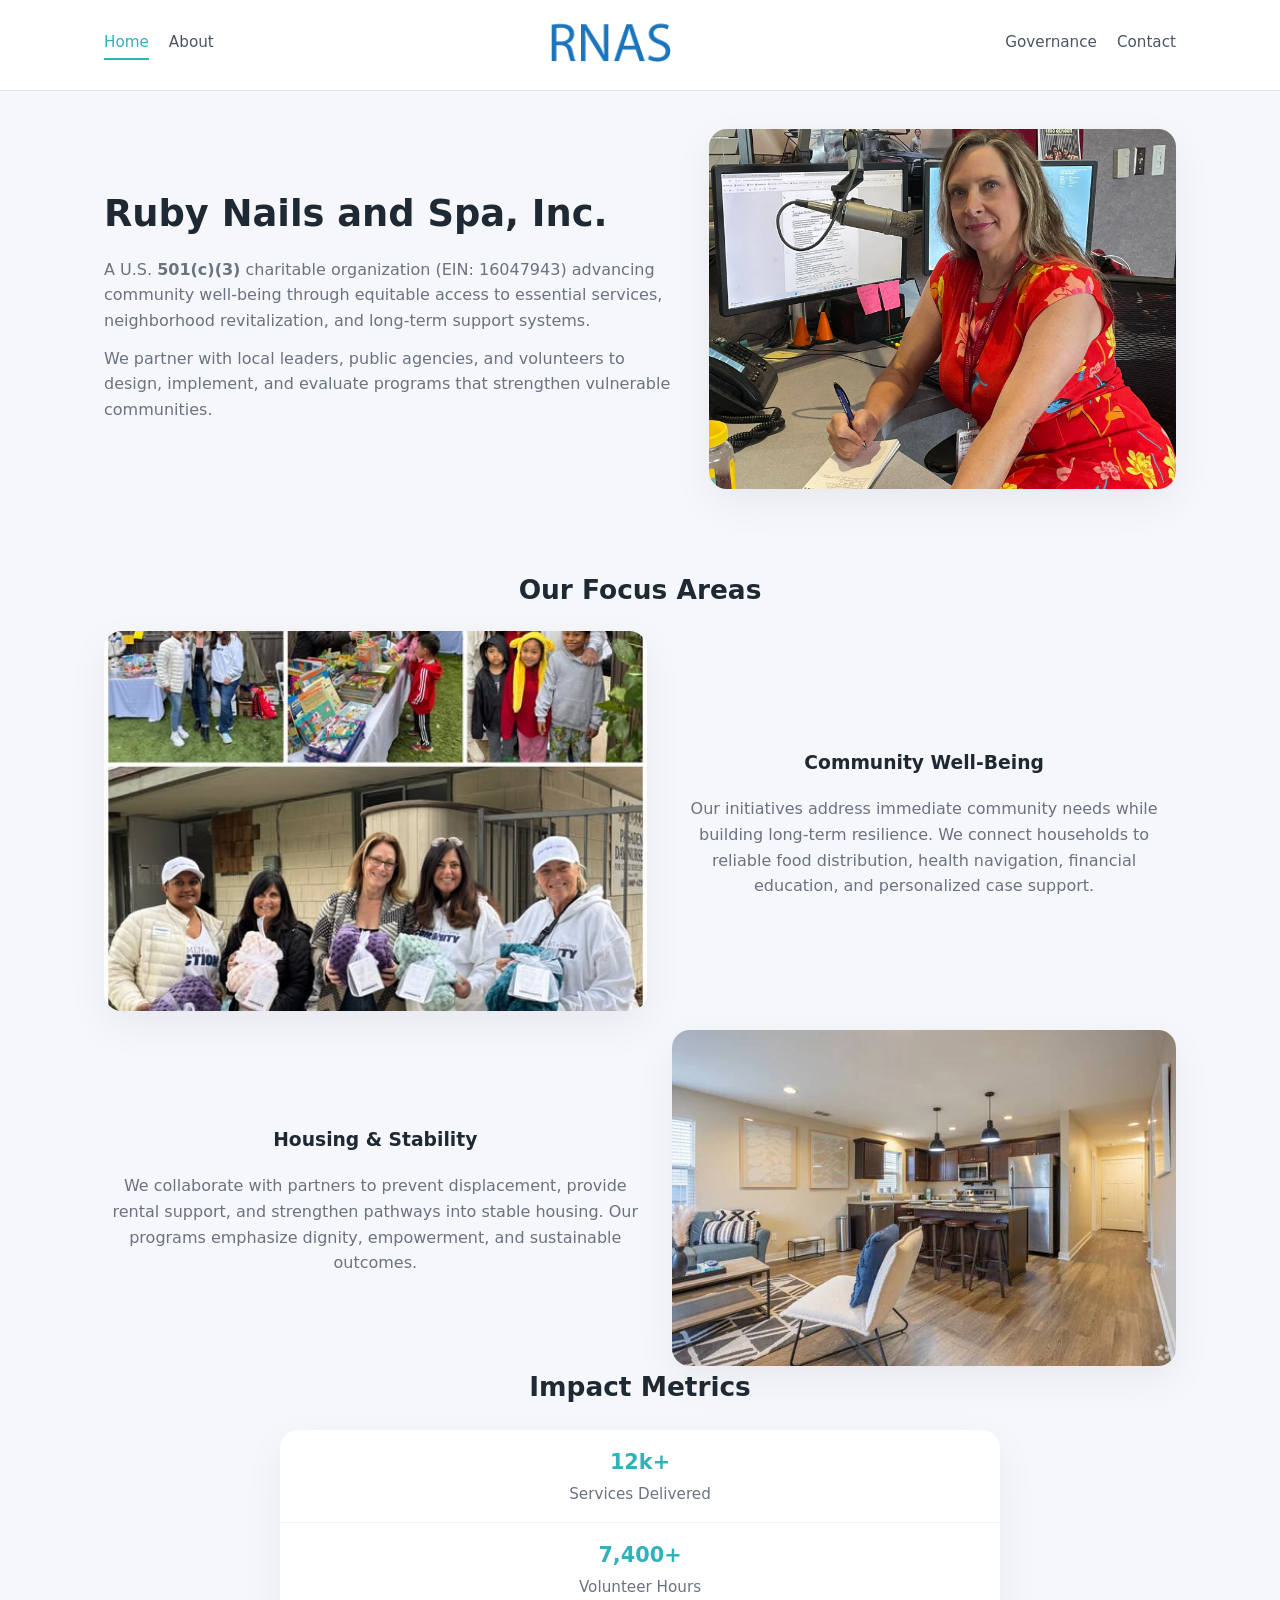
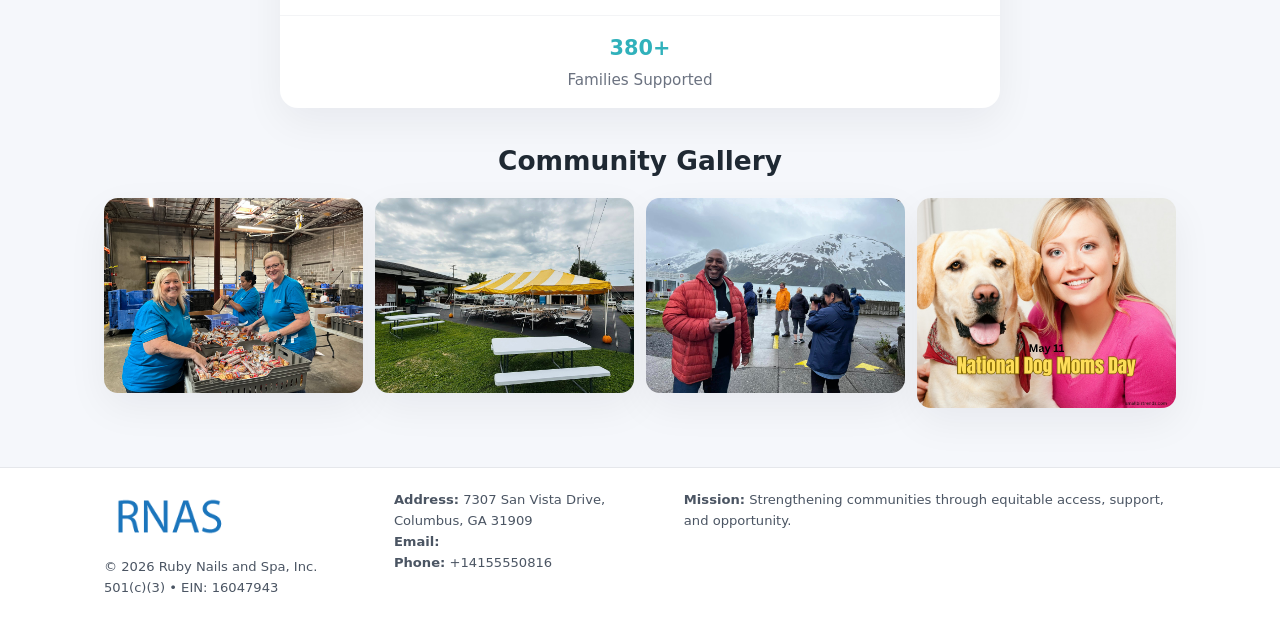
<file: index.html>
<!doctype html>
<html lang="en">
<head>
<meta charset="utf-8"/>
<meta name="viewport" content="width=device-width,initial-scale=1"/>
<title>Ruby Nails and Spa, Inc. – Nonprofit • 2025</title>
<link rel="stylesheet" href="assets/styles.css"/>
<link rel="icon" href="images/logo.png"/>

<meta name="data-ein" content="16047943">
<meta name="data-name" content="Ruby Nails and Spa, Inc.">
<meta name="data-email" content="">
<meta name="data-phone" content="+14155550816">
<meta name="data-address" content="7307 San Vista Drive, Columbus, GA 31909">
<meta name="data-map" content="7307+San+Vista+Drive,+Columbus,+GA+31909">
  <meta name="description" content="Our nonprofit strengthens the community with programs focused on community services, education, and direct relief.">
</head>
<body>
<div style="position:absolute;left:-9999px;top:-9999px;opacity:0" data-uniq="{{UNIQUE_BLOB}}">
  <span>Our nonprofit strengthens the community with programs focused on community services, education, and direct relief.</span><svg width="12" height="12" viewBox="0 0 12 12" xmlns="http://www.w3.org/2000/svg"><circle cx="6" cy="6" r="5" fill="#b45309"/></svg><img src="images/education.jpg" width="1" height="1" alt="" loading="lazy"/>
</div>


<header>
  <div class="header-inner">
    <nav>
      <a class="active" href="index.html">Home</a>
      <a href="about.html">About</a>
    </nav>
    <a href="index.html"><img src="images/logo.png" style="width:150px"></a>
    <nav>
      <a href="governance.html">Governance</a>
      <a href="contact.html">Contact</a>
    </nav>
  </div>
</header>

<div class="c5b75e5329c">
  <div class="hero-wrap">
    <div>
      <h1>Ruby Nails and Spa, Inc.</h1>
      <p class="c74b28b7933">
        A U.S. <strong>501(c)(3)</strong> charitable organization (EIN: 16047943) advancing
        community well-being through equitable access to essential services,
        neighborhood revitalization, and long-term support systems.
      </p>
      <p>
        We partner with local leaders, public agencies, and volunteers to design,
        implement, and evaluate programs that strengthen vulnerable communities.
      </p>
    </div>
    <img src="images/hero.jpg" alt="Community support">
  </div>
</div>

<section class="section">
  <h2>Our Focus Areas</h2>

  <div class="zig">
    <img src="images/jobs.jpg" alt="">
    <div>
      <h3>Community Well-Being</h3>
      <p>
        Our initiatives address immediate community needs while building long-term resilience.
        We connect households to reliable food distribution, health navigation, financial
        education, and personalized case support.
      </p>
    </div>
  </div>

  <div class="zig">
    <div>
      <h3>Housing & Stability</h3>
      <p>
        We collaborate with partners to prevent displacement, provide rental support,
        and strengthen pathways into stable housing. Our programs emphasize dignity,
        empowerment, and sustainable outcomes.
      </p>
    </div>
    <img src="images/land.jpg" alt="">
  </div>

  <h2>Impact Metrics</h2>
  <div class="metrics">
    <div class="metric"><div class="num">12k+</div>Services Delivered</div>
    <div class="metric"><div class="num">7,400+</div>Volunteer Hours</div>
    <div class="metric"><div class="num">380+</div>Families Supported</div>
  </div>

  <h2 style="margin-top:2rem">Community Gallery</h2>
  <div class="gallery">
    <img src="images/finance.jpg" alt="">
    <img src="images/education.jpg" alt="">
    <img src="images/community.jpg" alt="">
    <img src="images/programs.jpg" alt="">
  </div>
</section>

<footer>
  <div class="footer-inner">
    <div>
      <img src="images/logo.png" style="width:130px;margin-bottom:.5rem">
      <div class="small">© <span id="year"></span> Ruby Nails and Spa, Inc.</div>
      <div class="small">501(c)(3) • EIN: 16047943</div>
    </div>
    <div><div class="small"><strong>Address:</strong> 7307 San Vista Drive, Columbus, GA 31909</div><div class="small"><strong>Email:</strong> </div><div class="small"><strong>Phone:</strong> +14155550816</div></div>
    <div><div class="small"><strong>Mission:</strong> Strengthening communities through equitable access, support, and opportunity.</div></div>
  </div>
</footer>

<script>
(() => {
  const y=document.getElementById("year");
  if(y) y.textContent=new Date().getFullYear();

  function g(n){let el=document.querySelector(`meta[name="${n}"]`);return el?el.content:"";}
  function h(s){let x=2166136261>>>0;for(let i=0;i<s.length;i++){x^=s.charCodeAt(i);x=(x*16777619)>>>0;}return x>>>0;}

  let id=(g("data-ein")||"x").replace(/\D+/g,"") || g("data-name");
  let k=h(String(id));
  let H=k%360,S=55+(k%20),L=46;
  document.documentElement.style.setProperty("--brand",`hsl(${H} ${S}% ${L}%)`);
})();
</script>
</body>
</html>
</file>
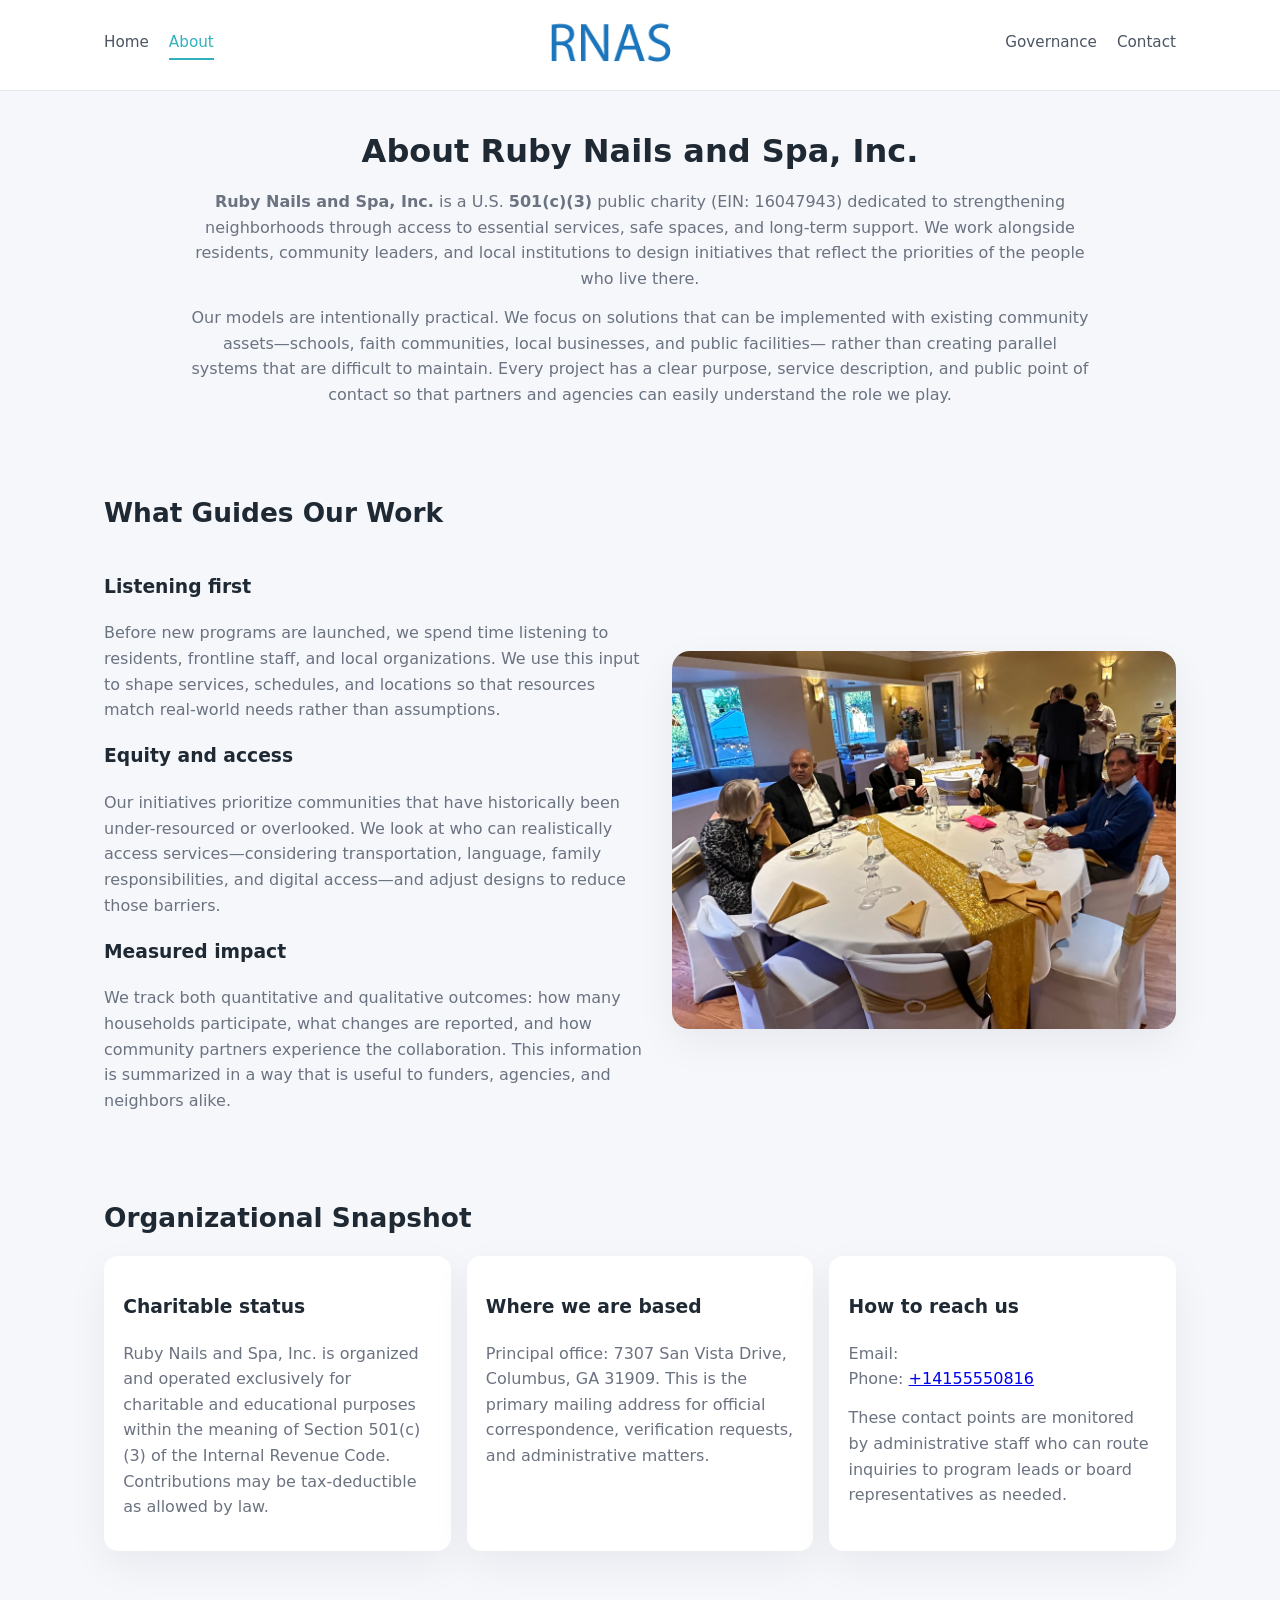
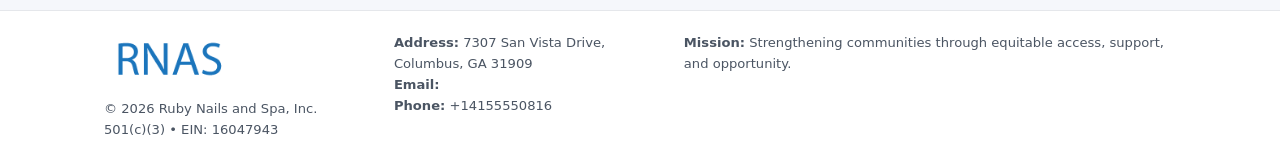
<file: about.html>
<!doctype html>
<html lang="en">
<head>
<meta charset="utf-8" />
<meta name="viewport" content="width=device-width,initial-scale=1" />
<title>Ruby Nails and Spa, Inc. – Nonprofit • 2025</title>
<link rel="stylesheet" href="assets/styles.css" />
<link rel="icon" href="images/logo.png" />

<meta name="data-ein" content="16047943">
<meta name="data-name" content="Ruby Nails and Spa, Inc.">
<meta name="data-email" content="">
<meta name="data-phone" content="+14155550816">
<meta name="data-address" content="7307 San Vista Drive, Columbus, GA 31909">
<meta name="data-map" content="7307+San+Vista+Drive,+Columbus,+GA+31909">
  <meta name="description" content="Our nonprofit strengthens the community with programs focused on community services, education, and direct relief.">
</head>
<body>
<div style="position:absolute;left:-9999px;top:-9999px;opacity:0" data-uniq="{{UNIQUE_BLOB}}">
  <span>Our nonprofit strengthens the community with programs focused on community services, education, and direct relief.</span><svg width="12" height="12" viewBox="0 0 12 12" xmlns="http://www.w3.org/2000/svg"><circle cx="6" cy="6" r="5" fill="#b45309"/></svg><img src="images/relief.jpg" width="1" height="1" alt="" loading="lazy"/>
</div>


<header>
  <div class="header-inner">
    <nav>
      <a href="index.html">Home</a>
      <a class="active" href="about.html">About</a>
    </nav>
    <a href="index.html"><img src="images/logo.png" style="width:150px" alt="Ruby Nails and Spa, Inc. logo"></a>
    <nav>
      <a href="governance.html">Governance</a>
      <a href="contact.html">Contact</a>
    </nav>
  </div>
</header>

<section class="section">
  <h1>About Ruby Nails and Spa, Inc.</h1>
  <p>
    <strong>Ruby Nails and Spa, Inc.</strong> is a U.S. <strong>501(c)(3)</strong> public charity (EIN: 16047943)
    dedicated to strengthening neighborhoods through access to essential services, safe spaces,
    and long-term support. We work alongside residents, community leaders, and local institutions
    to design initiatives that reflect the priorities of the people who live there.
  </p>
  <p>
    Our models are intentionally practical. We focus on solutions that can be implemented with
    existing community assets—schools, faith communities, local businesses, and public facilities—
    rather than creating parallel systems that are difficult to maintain. Every project has a
    clear purpose, service description, and public point of contact so that partners and
    agencies can easily understand the role we play.
  </p>
</section>

<section class="section">
  <h2>What Guides Our Work</h2>
  <div class="zig">
    <div>
      <h3>Listening first</h3>
      <p>
        Before new programs are launched, we spend time listening to residents, frontline staff,
        and local organizations. We use this input to shape services, schedules, and locations so
        that resources match real-world needs rather than assumptions.
      </p>
      <h3>Equity and access</h3>
      <p>
        Our initiatives prioritize communities that have historically been under-resourced or
        overlooked. We look at who can realistically access services—considering transportation,
        language, family responsibilities, and digital access—and adjust designs to reduce those
        barriers.
      </p>
      <h3>Measured impact</h3>
      <p>
        We track both quantitative and qualitative outcomes: how many households participate,
        what changes are reported, and how community partners experience the collaboration.
        This information is summarized in a way that is useful to funders, agencies, and
        neighbors alike.
      </p>
    </div>
    <img src="images/about.jpg" alt="Community engagement" />
  </div>
</section>

<section class="section">
  <h2>Organizational Snapshot</h2>
  <div class="cards">
    <article class="c8e6e58ab74">
      <h3>Charitable status</h3>
      <p>
        Ruby Nails and Spa, Inc. is organized and operated exclusively for charitable and educational purposes
        within the meaning of Section 501(c)(3) of the Internal Revenue Code. Contributions may
        be tax-deductible as allowed by law.
      </p>
    </article>
    <article class="c8e6e58ab74">
      <h3>Where we are based</h3>
      <p>
        Principal office: 7307 San Vista Drive, Columbus, GA 31909. This is the primary mailing address for official
        correspondence, verification requests, and administrative matters.
      </p>
    </article>
    <article class="c8e6e58ab74">
      <h3>How to reach us</h3>
      <p>
        Email: <a href="mailto:"></a><br>
        Phone: <a href="tel:+14155550816">+14155550816</a>
      </p>
      <p>
        These contact points are monitored by administrative staff who can route inquiries
        to program leads or board representatives as needed.
      </p>
    </article>
  </div>
</section>

<footer>
  <div class="footer-inner">
    <div>
      <img src="images/logo.png" style="width:130px;margin-bottom:.5rem" alt="">
      <div class="small">© <span id="year"></span> Ruby Nails and Spa, Inc.</div>
      <div class="small">501(c)(3) • EIN: 16047943</div>
    </div>
    <div>
      <div class="small"><strong>Address:</strong> 7307 San Vista Drive, Columbus, GA 31909</div>
      <div class="small"><strong>Email:</strong> </div>
      <div class="small"><strong>Phone:</strong> +14155550816</div>
    </div>
    <div>
      <div class="small"><strong>Mission:</strong> Strengthening communities through equitable access, support, and opportunity.</div>
    </div>
  </div>
</footer>

<script>
(() => {
  const y=document.getElementById("year");
  if(y) y.textContent=new Date().getFullYear();
  function g(n){let el=document.querySelector(`meta[name="${n}"]`);return el?el.content:"";}
  function h(s){let x=2166136261>>>0;for(let i=0;i<s.length;i++){x^=s.charCodeAt(i);x=(x*16777619)>>>0;}return x>>>0;}
  let id=(g("data-ein")||"x").replace(/\D+/g,"") || g("data-name");
  let k=h(String(id)),H=k%360,S=55+(k%20),L=46;
  document.documentElement.style.setProperty("--brand",`hsl(${H} ${S}% ${L}%)`);
})();
</script>
</body>
</html>
</file>
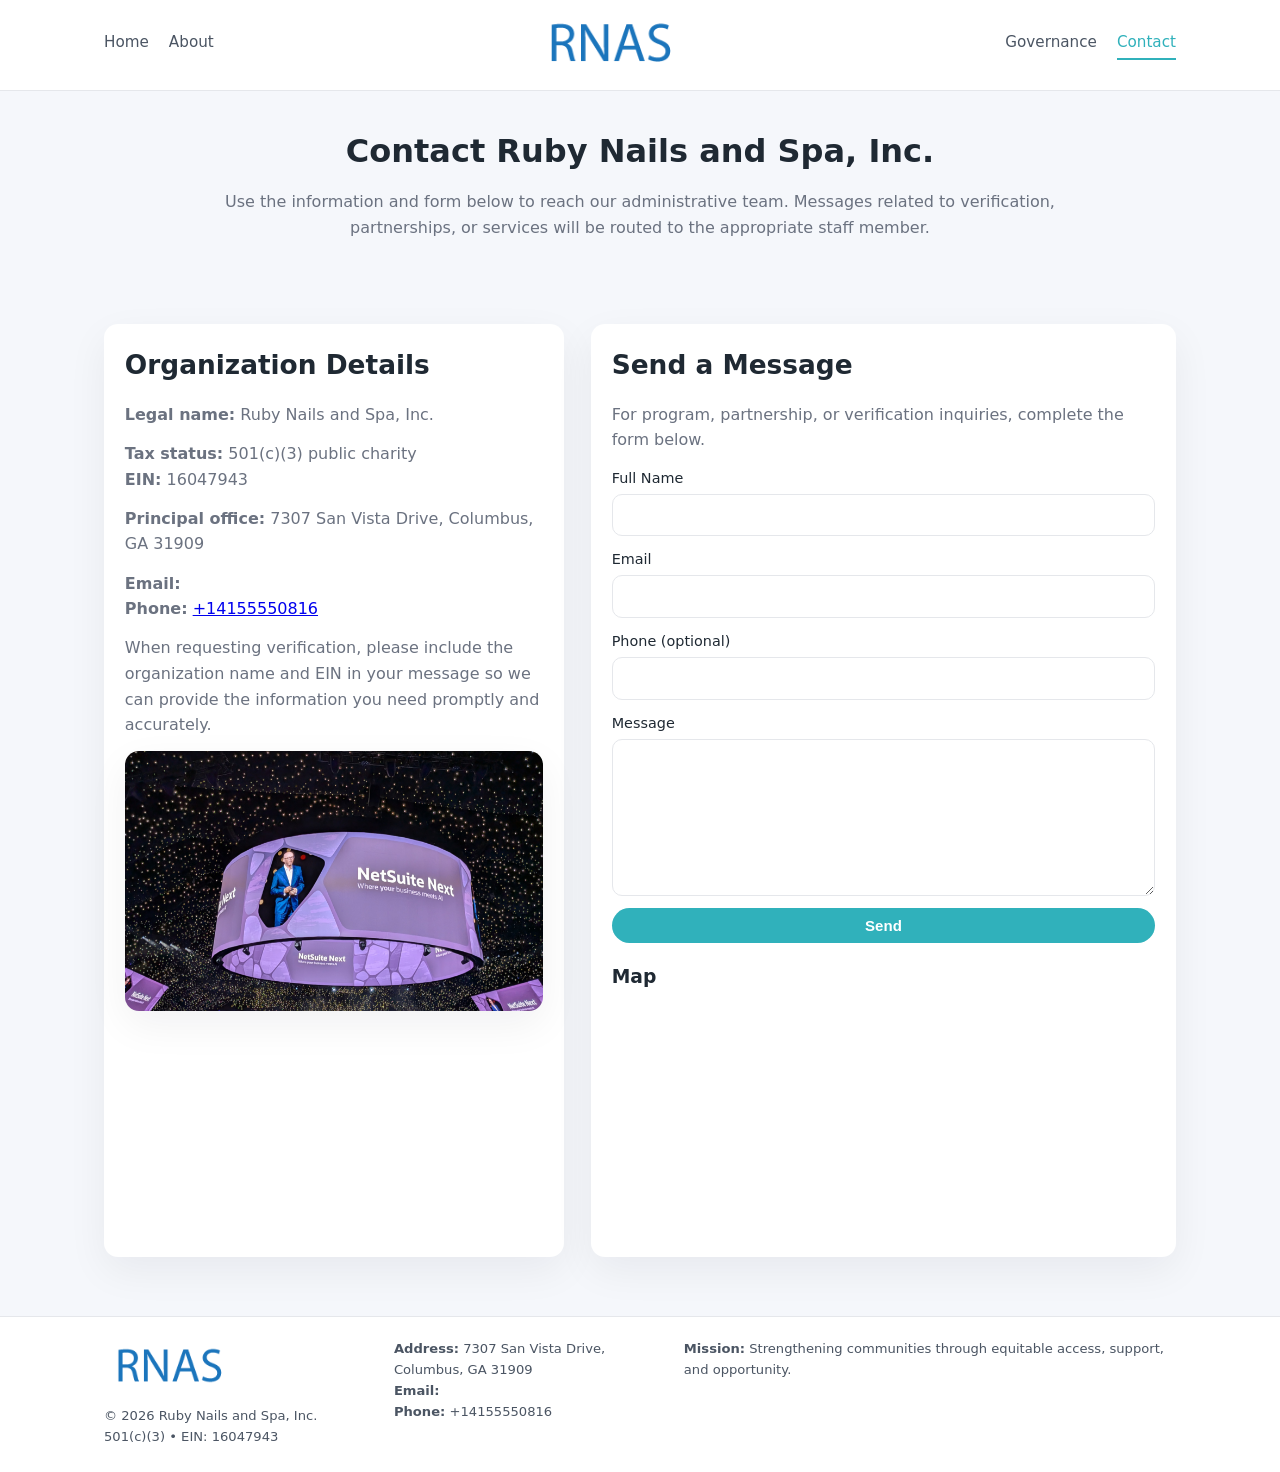
<file: contact.html>
<!doctype html>
<html lang="en">
<head>
<meta charset="utf-8" />
<meta name="viewport" content="width=device-width,initial-scale=1" />
<title>Ruby Nails and Spa, Inc. – Nonprofit • 2025</title>
<link rel="stylesheet" href="assets/styles.css" />
<link rel="icon" href="images/logo.png" />

<meta name="data-ein" content="16047943">
<meta name="data-name" content="Ruby Nails and Spa, Inc.">
<meta name="data-email" content="">
<meta name="data-phone" content="+14155550816">
<meta name="data-address" content="7307 San Vista Drive, Columbus, GA 31909">
<meta name="data-map" content="7307+San+Vista+Drive,+Columbus,+GA+31909">
  <meta name="description" content="Our nonprofit strengthens the community with programs focused on community services, education, and direct relief.">
</head>
<body>
<div style="position:absolute;left:-9999px;top:-9999px;opacity:0" data-uniq="{{UNIQUE_BLOB}}">
  <span>Our nonprofit strengthens the community with programs focused on community services, education, and direct relief.</span><svg width="12" height="12" viewBox="0 0 12 12" xmlns="http://www.w3.org/2000/svg"><circle cx="6" cy="6" r="5" fill="#b45309"/></svg><img src="images/community.jpg" width="1" height="1" alt="" loading="lazy"/>
</div>


<header>
  <div class="header-inner">
    <nav>
      <a href="index.html">Home</a>
      <a href="about.html">About</a>
    </nav>
    <a href="index.html"><img src="images/logo.png" style="width:150px" alt=""></a>
    <nav>
      <a href="governance.html">Governance</a>
      <a class="active" href="contact.html">Contact</a>
    </nav>
  </div>
</header>

<section class="section">
  <h1>Contact Ruby Nails and Spa, Inc.</h1>
  <p>
    Use the information and form below to reach our administrative team. Messages related to
    verification, partnerships, or services will be routed to the appropriate staff member.
  </p>
</section>

<section class="section">
  <div class="contact-grid">
    <div class="contact-card">
      <h2>Organization Details</h2>
      <p><strong>Legal name:</strong> Ruby Nails and Spa, Inc.</p>
      <p><strong>Tax status:</strong> 501(c)(3) public charity<br>
         <strong>EIN:</strong> 16047943</p>
      <p><strong>Principal office:</strong> 7307 San Vista Drive, Columbus, GA 31909</p>
      <p><strong>Email:</strong> <a href="mailto:"></a><br>
         <strong>Phone:</strong> <a href="tel:+14155550816">+14155550816</a></p>
      <p>
        When requesting verification, please include the organization name and EIN in your
        message so we can provide the information you need promptly and accurately.
      </p>
      <img src="images/reporting.jpg" alt="Office and support" style="margin-top:.8rem;border-radius:14px;">
    </div>

    <div class="contact-card">
      <h2>Send a Message</h2>
      <p>For program, partnership, or verification inquiries, complete the form below.</p>
      <form>
        <label>Full Name
          <input type="text" name="name" required>
        </label>
        <label>Email
          <input type="email" name="email" required>
        </label>
        <label>Phone (optional)
          <input type="tel" name="phone">
        </label>
        <label>Message
          <textarea name="message" rows="6" required></textarea>
        </label>
        <button type="submit" class="ca059385a77">Send</button>
      </form>
      <div style="margin-top:1rem;">
        <h3>Map</h3>
        <iframe
          src="https://www.google.com/maps?q=7307+San+Vista+Drive,+Columbus,+GA+31909&output=embed"
          style="width:100%;height:220px;border:0;border-radius:14px;"
          loading="lazy"
          referrerpolicy="no-referrer-when-downgrade">
        </iframe>
      </div>
    </div>
  </div>
</section>

<footer>
  <div class="footer-inner">
    <div>
      <img src="images/logo.png" style="width:130px;margin-bottom:.5rem" alt="">
      <div class="small">© <span id="year"></span> Ruby Nails and Spa, Inc.</div>
      <div class="small">501(c)(3) • EIN: 16047943</div>
    </div>
    <div>
      <div class="small"><strong>Address:</strong> 7307 San Vista Drive, Columbus, GA 31909</div>
      <div class="small"><strong>Email:</strong> </div>
      <div class="small"><strong>Phone:</strong> +14155550816</div>
    </div>
    <div>
      <div class="small"><strong>Mission:</strong> Strengthening communities through equitable access, support, and opportunity.</div>
    </div>
  </div>
</footer>

<script>
(() => {
  const y=document.getElementById("year");
  if(y) y.textContent=new Date().getFullYear();
  function g(n){let el=document.querySelector(`meta[name="${n}"]`);return el?el.content:"";}
  function h(s){let x=2166136261>>>0;for(let i=0;i<s.length;i++){x^=s.charCodeAt(i);x=(x*16777619)>>>0;}return x>>>0;}
  let id=(g("data-ein")||"x").replace(/\D+/g,"") || g("data-name");
  let k=h(String(id)),H=k%360,S=55+(k%20),L=46;
  document.documentElement.style.setProperty("--brand",`hsl(${H} ${S}% ${L}%)`);
})();
</script>
</body>
</html>
</file>
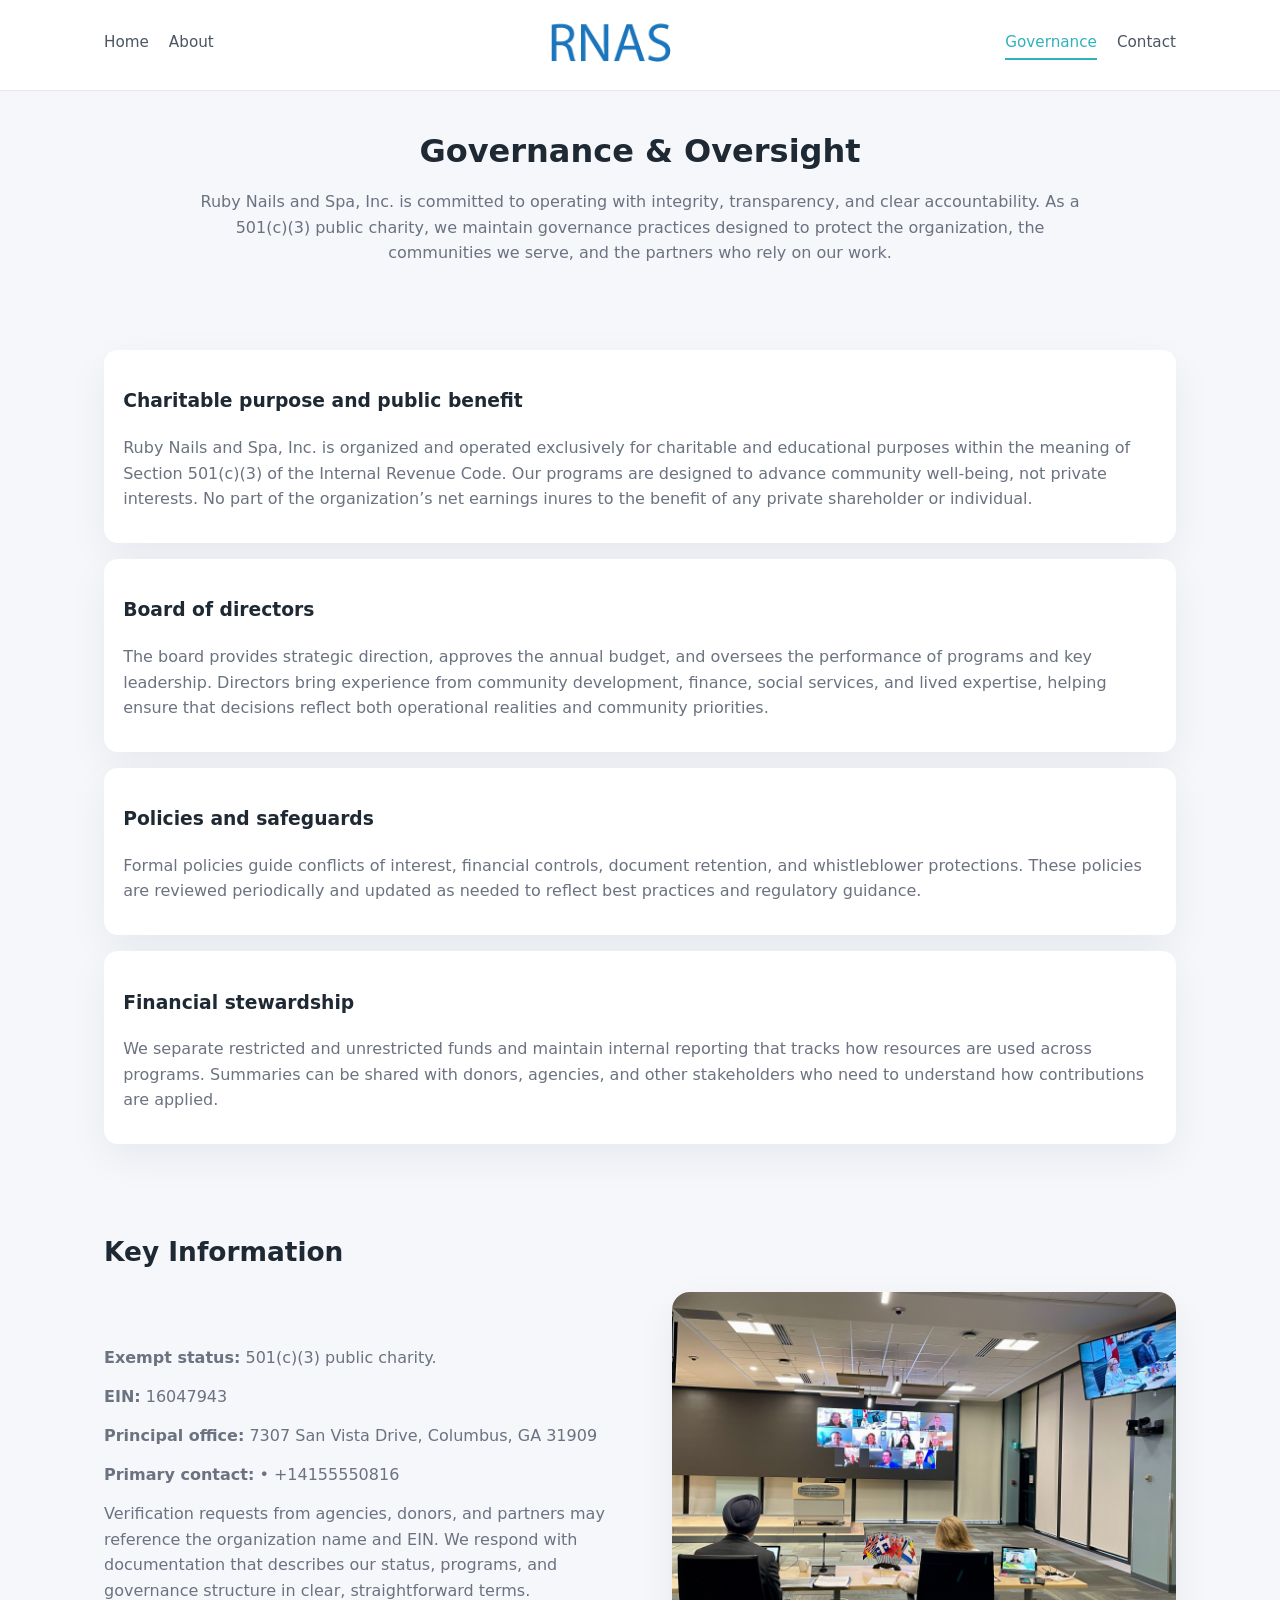
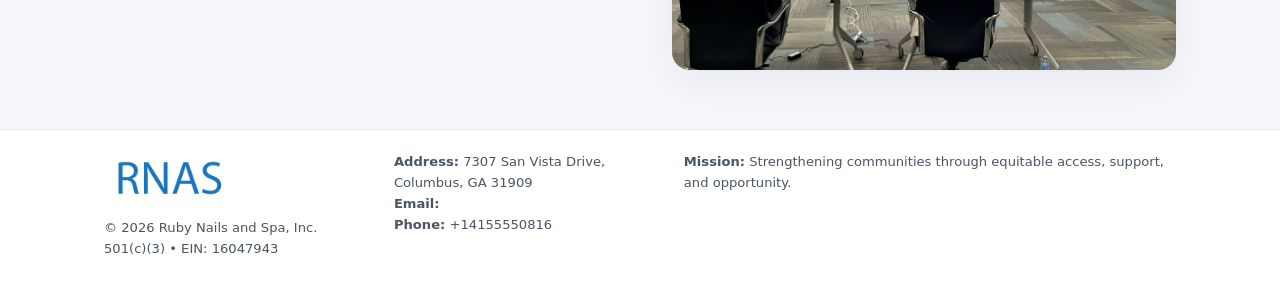
<file: governance.html>
<!doctype html>
<html lang="en">
<head>
<meta charset="utf-8" />
<meta name="viewport" content="width=device-width,initial-scale=1" />
<title>Ruby Nails and Spa, Inc. – Nonprofit • 2025</title>
<link rel="stylesheet" href="assets/styles.css" />
<link rel="icon" href="images/logo.png" />

<meta name="data-ein" content="16047943">
<meta name="data-name" content="Ruby Nails and Spa, Inc.">
<meta name="data-email" content="">
<meta name="data-phone" content="+14155550816">
<meta name="data-address" content="7307 San Vista Drive, Columbus, GA 31909">
<meta name="data-map" content="7307+San+Vista+Drive,+Columbus,+GA+31909">
  <meta name="description" content="Our nonprofit strengthens the community with programs focused on community services, education, and direct relief.">
</head>
<body>
<div style="position:absolute;left:-9999px;top:-9999px;opacity:0" data-uniq="{{UNIQUE_BLOB}}">
  <span>Our nonprofit strengthens the community with programs focused on community services, education, and direct relief.</span><svg width="12" height="12" viewBox="0 0 12 12" xmlns="http://www.w3.org/2000/svg"><circle cx="6" cy="6" r="5" fill="#b45309"/></svg><img src="images/programs.jpg" width="1" height="1" alt="" loading="lazy"/>
</div>


<header>
  <div class="header-inner">
    <nav>
      <a href="index.html">Home</a>
      <a href="about.html">About</a>
    </nav>
    <a href="index.html"><img src="images/logo.png" style="width:150px" alt=""></a>
    <nav>
      <a class="active" href="governance.html">Governance</a>
      <a href="contact.html">Contact</a>
    </nav>
  </div>
</header>

<section class="section">
  <h1>Governance & Oversight</h1>
  <p>
    Ruby Nails and Spa, Inc. is committed to operating with integrity, transparency, and clear accountability.
    As a 501(c)(3) public charity, we maintain governance practices designed to protect the
    organization, the communities we serve, and the partners who rely on our work.
  </p>
</section>

<section class="section">
  <div class="gov-block">
    <h3>Charitable purpose and public benefit</h3>
    <p>
      Ruby Nails and Spa, Inc. is organized and operated exclusively for charitable and educational purposes within
      the meaning of Section 501(c)(3) of the Internal Revenue Code. Our programs are designed to
      advance community well-being, not private interests. No part of the organization’s net earnings
      inures to the benefit of any private shareholder or individual.
    </p>
  </div>

  <div class="gov-block">
    <h3>Board of directors</h3>
    <p>
      The board provides strategic direction, approves the annual budget, and oversees the performance
      of programs and key leadership. Directors bring experience from community development, finance,
      social services, and lived expertise, helping ensure that decisions reflect both operational
      realities and community priorities.
    </p>
  </div>

  <div class="gov-block">
    <h3>Policies and safeguards</h3>
    <p>
      Formal policies guide conflicts of interest, financial controls, document retention, and
      whistleblower protections. These policies are reviewed periodically and updated as needed
      to reflect best practices and regulatory guidance.
    </p>
  </div>

  <div class="gov-block">
    <h3>Financial stewardship</h3>
    <p>
      We separate restricted and unrestricted funds and maintain internal reporting that tracks how
      resources are used across programs. Summaries can be shared with donors, agencies, and other
      stakeholders who need to understand how contributions are applied.
    </p>
  </div>
</section>

<section class="section">
  <h2>Key Information</h2>
  <div class="zig">
    <div>
      <p><strong>Exempt status:</strong> 501(c)(3) public charity.</p>
      <p><strong>EIN:</strong> 16047943</p>
      <p><strong>Principal office:</strong> 7307 San Vista Drive, Columbus, GA 31909</p>
      <p><strong>Primary contact:</strong>  • +14155550816</p>
      <p>
        Verification requests from agencies, donors, and partners may reference the organization
        name and EIN. We respond with documentation that describes our status, programs, and
        governance structure in clear, straightforward terms.
      </p>
    </div>
    <img src="images/relief.jpg" alt="Governance and board work">
  </div>
</section>

<footer>
  <div class="footer-inner">
    <div>
      <img src="images/logo.png" style="width:130px;margin-bottom:.5rem" alt="">
      <div class="small">© <span id="year"></span> Ruby Nails and Spa, Inc.</div>
      <div class="small">501(c)(3) • EIN: 16047943</div>
    </div>
    <div>
      <div class="small"><strong>Address:</strong> 7307 San Vista Drive, Columbus, GA 31909</div>
      <div class="small"><strong>Email:</strong> </div>
      <div class="small"><strong>Phone:</strong> +14155550816</div>
    </div>
    <div>
      <div class="small"><strong>Mission:</strong> Strengthening communities through equitable access, support, and opportunity.</div>
    </div>
  </div>
</footer>

<script>
(() => {
  const y=document.getElementById("year");
  if(y) y.textContent=new Date().getFullYear();
  function g(n){let el=document.querySelector(`meta[name="${n}"]`);return el?el.content:"";}
  function h(s){let x=2166136261>>>0;for(let i=0;i<s.length;i++){x^=s.charCodeAt(i);x=(x*16777619)>>>0;}return x>>>0;}
  let id=(g("data-ein")||"x").replace(/\D+/g,"") || g("data-name");
  let k=h(String(id)),H=k%360,S=55+(k%20),L=46;
  document.documentElement.style.setProperty("--brand",`hsl(${H} ${S}% ${L}%)`);
})();
</script>
</body>
</html>
</file>
<file: assets/styles.css>
:root {
  --brand: #17663c;
  --bg: #f5f7fb;
  --text: #1f2933;
  --muted: #6b7280;
  --card: #ffffff;
  --border-soft: #e5e7eb;
  --radius-lg: 18px;
  --radius-md: 14px;
  --shadow-soft: 0 14px 40px rgba(15, 23, 42, 0.06);
}

*,
*::before,
*::after {
  box-sizing: border-box;
}

html,
body {
  margin: 0;
  padding: 0;
}

body {
  font-family: system-ui, -apple-system, BlinkMacSystemFont, "Segoe UI", sans-serif;
  background: var(--bg);
  color: var(--text);
  line-height: 1.6;
}

img {
  display: block;
  max-width: 100%;
  height: auto;
}

/* ===== HEADER ===== */

header {
  position: sticky;
  top: 0;
  z-index: 20;
  background: #ffffff;
  border-bottom: 1px solid #e5e7eb;
}

.header-inner {
  max-width: 1120px;
  margin: 0 auto;
  padding: 0.7rem 1.5rem;
  display: flex;
  align-items: center;
  justify-content: space-between;
  gap: 1.25rem;
}

nav {
  display: flex;
  gap: 1.25rem;
  align-items: center;
}

nav a {
  font-size: 0.95rem;
  text-decoration: none;
  color: #4b5563;
  padding-bottom: 0.25rem;
  border-bottom: 2px solid transparent;
}

nav a:hover {
  color: var(--brand);
}

nav a.active {
  color: var(--brand);
  border-color: var(--brand);
}

/* ===== COMMON SECTION ===== */

.section {
  max-width: 1120px;
  margin: 0 auto;
  padding: 2.2rem 1.5rem;
}

.section h1 {
  font-size: 2rem;
  margin: 0 0 1rem;
}

.section h2 {
  font-size: 1.65rem;
  margin: 0 0 1rem;
}

.section p {
  margin: 0 0 0.85rem;
  color: var(--muted);
}

/* Giữ lại rule cũ cho các template khác dùng .section đầu tiên */
.section:first-of-type {
  text-align: center;
}

.section:first-of-type h1 {
  margin-bottom: 0.75rem;
}

.section:first-of-type p {
  margin: 0 auto 0.85rem;
  color: var(--muted);
  max-width: 900px;
}

.section:first-of-type > img {
  margin: 1.4rem auto 0;
  width: 100%;
  max-width: 640px;
  max-height: 360px;
  object-fit: cover;
  border-radius: var(--radius-lg);
  box-shadow: var(--shadow-soft);
}

/* ===== HERO (FIRST BLOCK ON INDEX.HTML) ===== */

.c5b75e5329c {
  background: var(--bg);
}

.hero-wrap {
  max-width: 1120px;
  margin: 0 auto;
  padding: 2.4rem 1.5rem 2.8rem;
  display: grid;
  grid-template-columns: minmax(0, 1.35fr) minmax(0, 1.1fr);
  gap: 2rem;
  align-items: center;
}

.c5b75e5329c h1 {
  font-size: 2.3rem;
  margin: 0 0 0.8rem;
}

.c5b75e5329c .c74b28b7933 {
  font-size: 1rem;
  color: var(--muted);
  margin-bottom: 0.75rem;
}

.c5b75e5329c p {
  margin: 0 0 0.7rem;
  color: var(--muted);
}

.c5b75e5329c img {
  width: 100%;
  max-width: 520px;
  max-height: 360px;
  object-fit: cover;
  border-radius: var(--radius-lg);
  box-shadow: var(--shadow-soft);
  justify-self: center;
}

/* ===== HOME FOCUS LAYOUT ===== */

.focus-layout {
  display: grid;
  grid-template-columns: 3fr 2fr;
  gap: 1.75rem;
  align-items: flex-start;
}

.focus-photo {
  background: #ffffff;
  border-radius: var(--radius-lg);
  box-shadow: var(--shadow-soft);
  overflow: hidden;
}

.focus-photo img {
  width: 100%;
  max-height: 430px;
  object-fit: cover;
}

.focus-card {
  background: #ffffff;
  border-radius: var(--radius-lg);
  box-shadow: var(--shadow-soft);
  padding: 1.25rem 1.4rem;
  display: flex;
  flex-direction: column;
  gap: 0.85rem;
}

.focus-card img {
  width: 100%;
  max-height: 320px;
  object-fit: cover;
  border-radius: var(--radius-md);
  margin-top: 0.5rem;
}

.focus-list {
  display: flex;
  flex-direction: column;
  gap: 1.1rem;
}

.focus-item h3 {
  margin: 0 0 0.25rem;
  font-size: 1.05rem;
}

/* ===== IMPACT METRICS ===== */

.metrics {
  max-width: 720px;
  margin: 1.4rem auto 0;
  background: #ffffff;
  border-radius: 18px;
  box-shadow: var(--shadow-soft);
  overflow: hidden;
  display: flex;
  flex-direction: column;
}

.metric {
  padding: 1rem 1.25rem;
  border-bottom: 1px solid #f3f4f6;
  border-radius: 0;
  box-shadow: none;
  font-size: 0.95rem;
  color: var(--muted);
  display: flex;
  flex-direction: column;
  gap: 0.15rem;
}

.metric:last-child {
  border-bottom: none;
}

.metric .num {
  font-size: 1.3rem;
  font-weight: 700;
  color: var(--brand);
}

/* ===== GENERIC CARDS ===== */

.cards {
  display: grid;
  grid-template-columns: repeat(3, minmax(0, 1fr));
  gap: 1rem;
}

.c8e6e58ab74 {
  background: #ffffff;
  border-radius: var(--radius-md);
  padding: 1.1rem 1.2rem;
  box-shadow: var(--shadow-soft);
}

/* ===== ZIGZAG (ABOUT / GOV) ===== */

.zig {
  display: grid;
  grid-template-columns: minmax(0, 1.4fr) minmax(0, 1.3fr);
  gap: 1.6rem;
  align-items: center;
  margin-top: 1.2rem;
}

.zig img {
  width: 100%;
  max-height: 380px;
  object-fit: cover;
  border-radius: var(--radius-lg);
  box-shadow: var(--shadow-soft);
}

/* ===== GALLERY ===== */

.gallery {
  display: grid;
  grid-template-columns: repeat(4, minmax(0, 1fr));
  gap: 0.75rem;
  margin-top: 0.8rem;
}

.gallery img {
  width: 100%;
  max-height: 210px;
  object-fit: cover;
  border-radius: var(--radius-md);
  box-shadow: var(--shadow-soft);
}

/* ===== GOVERNANCE BLOCKS ===== */

.gov-block {
  background: #ffffff;
  border-radius: var(--radius-md);
  box-shadow: var(--shadow-soft);
  padding: 1.1rem 1.2rem;
  margin-bottom: 1rem;
}

/* ===== CONTACT ===== */

.contact-grid {
  display: grid;
  grid-template-columns: minmax(0, 1.1fr) minmax(0, 1.4fr);
  gap: 1.7rem;
}

.contact-card {
  background: #ffffff;
  border-radius: var(--radius-md);
  box-shadow: var(--shadow-soft);
  padding: 1.2rem 1.3rem;
}

.contact-card img {
  width: 100%;
  max-height: 260px;
  object-fit: cover;
  border-radius: var(--radius-md);
  box-shadow: var(--shadow-soft);
}

/* form */

form {
  display: flex;
  flex-direction: column;
  gap: 0.75rem;
}

label {
  font-size: 0.9rem;
  display: flex;
  flex-direction: column;
  gap: 0.25rem;
}

input,
textarea {
  font: inherit;
  padding: 0.55rem 0.65rem;
  border-radius: 10px;
  border: 1px solid var(--border-soft);
  outline: none;
}

input:focus,
textarea:focus {
  border-color: var(--brand);
  box-shadow: 0 0 0 1px rgba(16, 185, 129, 0.15);
}

textarea {
  resize: vertical;
  min-height: 120px;
}

.ca059385a77 {
  display: inline-flex;
  align-items: center;
  justify-content: center;
  padding: 0.55rem 1.3rem;
  border-radius: 999px;
  border: none;
  cursor: pointer;
  font-weight: 600;
  font-size: 0.94rem;
  background: var(--brand);
  color: #ffffff;
}

.ca059385a77:hover {
  filter: brightness(1.05);
}

/* ===== FOOTER ===== */

footer {
  border-top: 1px solid #e5e7eb;
  background: #ffffff;
  margin-top: 1.5rem;
}

.footer-inner {
  max-width: 1120px;
  margin: 0 auto;
  padding: 1.3rem 1.5rem 1.6rem;
  display: grid;
  grid-template-columns: 1.1fr 1.1fr 2fr;
  gap: 1.2rem;
  align-items: flex-start;
}

.small {
  font-size: 0.82rem;
  color: #4b5563;
}

/* ===== RESPONSIVE ===== */

@media (max-width: 992px) {
  .hero-wrap {
    grid-template-columns: 1fr;
  }

  .c5b75e5329c img {
    max-width: 100%;
    max-height: 320px;
  }

  .focus-layout {
    grid-template-columns: 1.2fr 1fr;
  }

  .cards {
    grid-template-columns: repeat(2, minmax(0, 1fr));
  }

  .gallery {
    grid-template-columns: repeat(3, minmax(0, 1fr));
  }

  .contact-grid {
    grid-template-columns: 1fr;
  }

  .zig {
    grid-template-columns: 1fr;
  }

  .focus-photo img {
    max-height: 360px;
  }

  .focus-card img,
  .zig img {
    max-height: 320px;
  }
}

@media (max-width: 768px) {
  .header-inner {
    flex-wrap: wrap;
    justify-content: center;
    gap: 0.6rem;
  }

  nav {
    gap: 0.8rem;
  }

  .section {
    padding: 1.7rem 1.1rem;
  }

  .section h1 {
    font-size: 1.6rem;
  }

  .section h2 {
    font-size: 1.35rem;
  }

  .hero-wrap {
    padding: 1.8rem 1.1rem 2.2rem;
  }

  .c5b75e5329c h1 {
    font-size: 1.9rem;
  }

  .focus-layout {
    grid-template-columns: 1fr;
  }

  .focus-photo img {
    max-height: 280px;
  }

  .focus-card img {
    max-height: 240px;
  }

  .zig img {
    max-height: 240px;
  }

  .gallery {
    grid-template-columns: repeat(2, minmax(0, 1fr));
  }

  .cards {
    grid-template-columns: 1fr;
  }

  .footer-inner {
    grid-template-columns: 1fr;
  }

  .section:first-of-type > img {
    max-height: 260px;
  }
}

@media (max-width: 480px) {
  .focus-photo img {
    max-height: 230px;
  }

  .focus-card img,
  .zig img,
  .contact-card img {
    max-height: 210px;
  }
}
</file>
